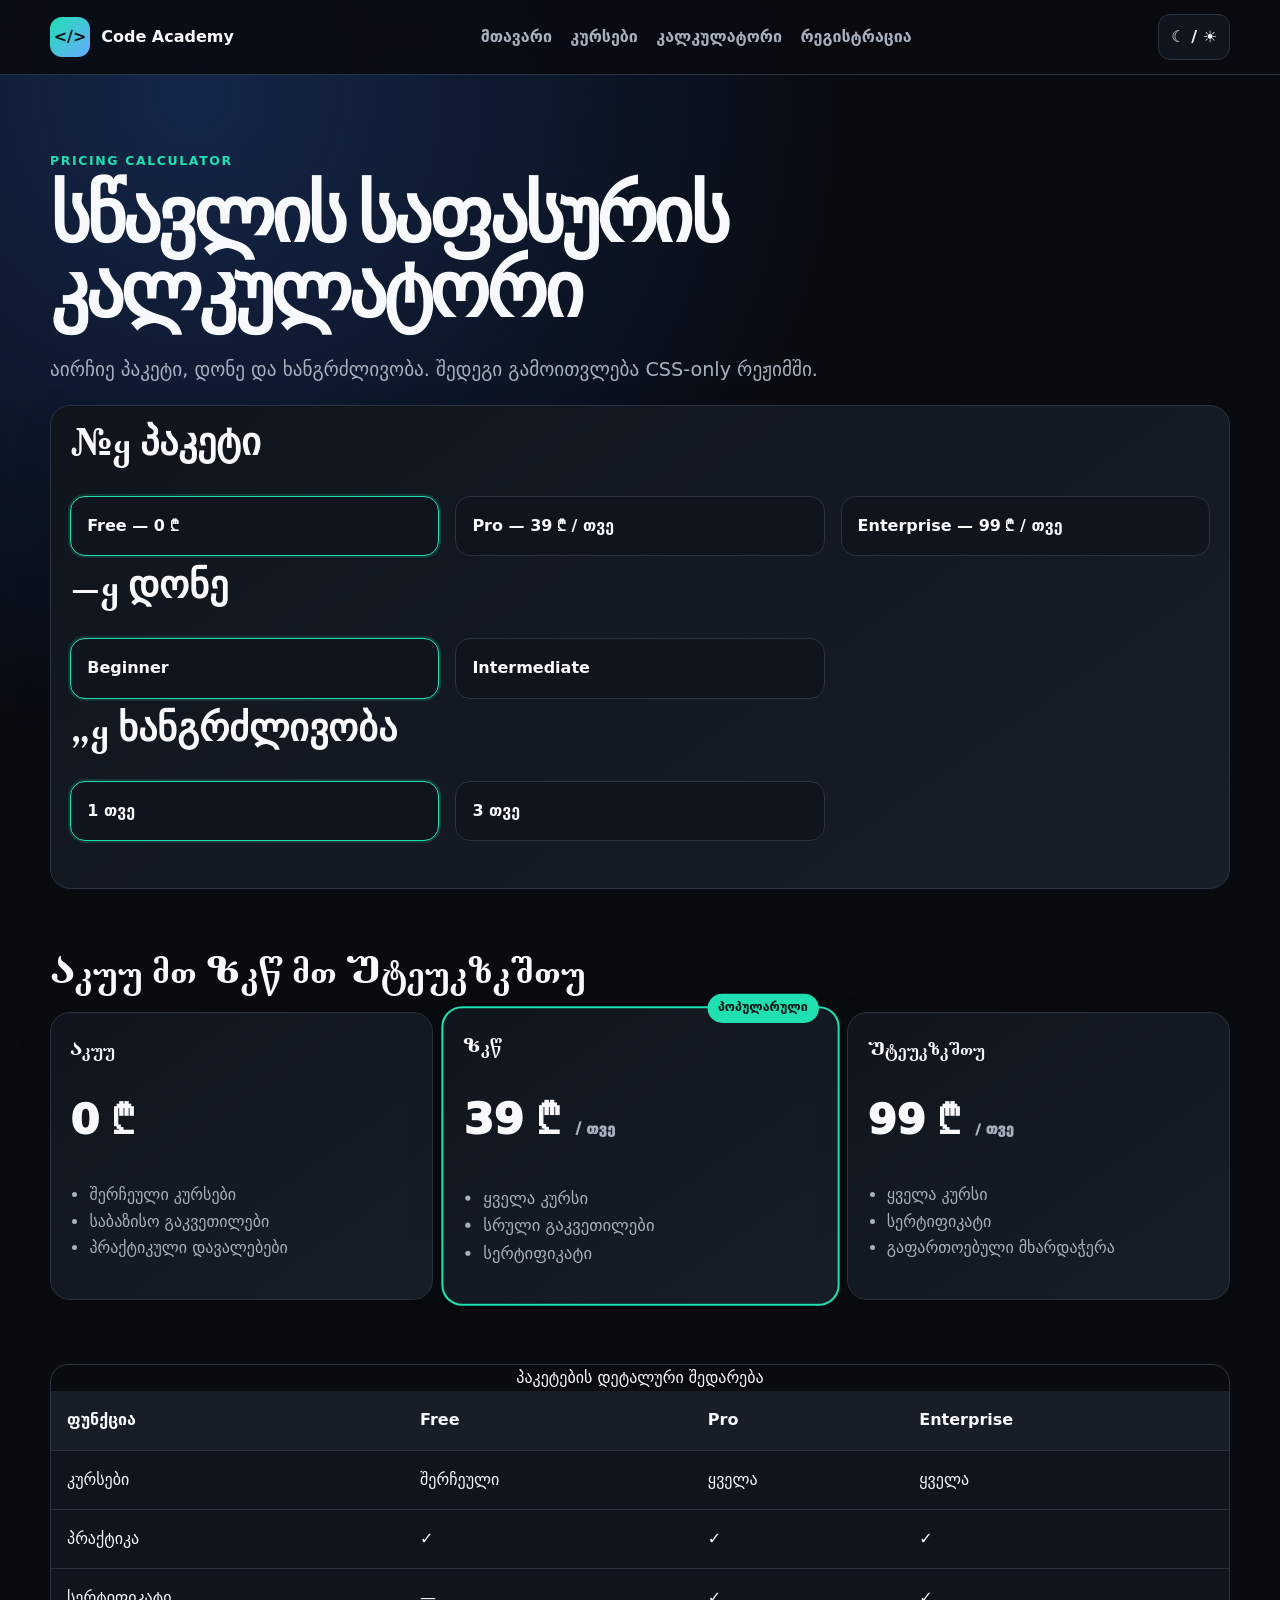
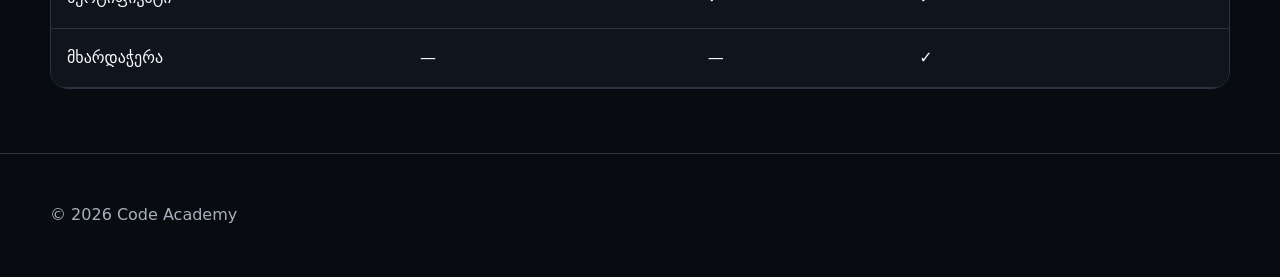
<file: დავალება 3/calculator.html>
<!DOCTYPE html>
<html lang="ka">

<head>

<meta charset="UTF-8">

<meta
    name="viewport"
    content="width=device-width, initial-scale=1.0"
>

<meta
    name="description"
    content="Code Academy სწავლის საფასურის კალკულატორი"
>

<title>
    კალკულატორი | Code Academy
</title>

<link
    rel="stylesheet"
    href="css/style.css"
>

</head>

<body>

<header class="site-header">

<nav
    class="container nav-wrap"
    aria-label="მთავარი ნავიგაცია"
>

<a
    class="brand"
    href="index.html"
>

<span
    class="logo"
    aria-hidden="true"
>
    &lt;/&gt;
</span>

Code Academy

</a>

<label
    class="hamburger"
    for="nav-toggle"
>
    ☰
</label>

<input
    class="nav-toggle"
    id="nav-toggle"
    type="checkbox"
>

<div class="nav-links">

<a href="index.html">
    მთავარი
</a>

<a href="courses.html">
    კურსები
</a>

<a href="calculator.html">
    კალკულატორი
</a>

<a href="register.html">
    რეგისტრაცია
</a>

</div>

<div class="actions">

<label
    class="theme-label"
    for="theme"
>
    ☾ / ☀
</label>

</div>

</nav>

</header>

<input
    id="theme"
    type="checkbox"
    hidden
>

<main>

<section class="section">

<div class="container">

<p class="eyebrow">
    Pricing calculator
</p>

<h1>
    სწავლის საფასურის კალკულატორი
</h1>

<p class="lead">
    აირჩიე პაკეტი, დონე და ხანგრძლივობა.
    შედეგი გამოითვლება CSS-only რეჟიმში.
</p>

<form class="card">

<h2>
    1. პაკეტი
</h2>

<div class="calc-options">

<input
    id="plan-free"
    name="plan"
    type="radio"
    checked
>

<label
    class="option"
    for="plan-free"
>
    Free — 0 ₾
</label>

<input
    id="plan-pro"
    name="plan"
    type="radio"
>

<label
    class="option"
    for="plan-pro"
>
    Pro — 39 ₾ / თვე
</label>

<input
    id="plan-enterprise"
    name="plan"
    type="radio"
>

<label
    class="option"
    for="plan-enterprise"
>
    Enterprise — 99 ₾ / თვე
</label>

</div>

<h2>
    2. დონე
</h2>

<div class="calc-options">

<input
    id="level-beginner"
    name="level"
    type="radio"
    checked
>

<label
    class="option"
    for="level-beginner"
>
    Beginner
</label>

<input
    id="level-intermediate"
    name="level"
    type="radio"
>

<label
    class="option"
    for="level-intermediate"
>
    Intermediate
</label>

</div>

<h2>
    3. ხანგრძლივობა
</h2>

<div class="calc-options">

<input
    id="duration-1"
    name="duration"
    type="radio"
    checked
>

<label
    class="option"
    for="duration-1"
>
    1 თვე
</label>

<input
    id="duration-3"
    name="duration"
    type="radio"
>

<label
    class="option"
    for="duration-3"
>
    3 თვე
</label>

</div>

<section
    class="calc-result"
    aria-live="polite"
>

<div class="result free-beginner-1">

<h2>
    0 ₾
</h2>

<p>
    Free • Beginner • 1 თვე
</p>

</div>

<div class="result free-beginner-3">

<h2>
    0 ₾
</h2>

<p>
    Free • Beginner • 3 თვე
</p>

</div>

<div class="result free-intermediate-1">

<h2>
    0 ₾
</h2>

<p>
    Free • Intermediate • 1 თვე
</p>

</div>

<div class="result free-intermediate-3">

<h2>
    0 ₾
</h2>

<p>
    Free • Intermediate • 3 თვე
</p>

</div>

<div class="result pro-beginner-1">

<h2>
    39 ₾
</h2>

<p>
    Pro • Beginner • 1 თვე
</p>

</div>

<div class="result pro-beginner-3">

<h2>
    105 ₾
</h2>

<p>
    Pro • Beginner • 3 თვე
</p>

</div>

<div class="result pro-intermediate-1">

<h2>
    45 ₾
</h2>

<p>
    Pro • Intermediate • 1 თვე
</p>

</div>

<div class="result pro-intermediate-3">

<h2>
    120 ₾
</h2>

<p>
    Pro • Intermediate • 3 თვე
</p>

</div>

<div class="result enterprise-beginner-1">

<h2>
    99 ₾
</h2>

<p>
    Enterprise • Beginner • 1 თვე
</p>

</div>

<div class="result enterprise-beginner-3">

<h2>
    267 ₾
</h2>

<p>
    Enterprise • Beginner • 3 თვე
</p>

</div>

<div class="result enterprise-intermediate-1">

<h2>
    119 ₾
</h2>

<p>
    Enterprise • Intermediate • 1 თვე
</p>

</div>

<div class="result enterprise-intermediate-3">

<h2>
    321 ₾
</h2>

<p>
    Enterprise • Intermediate • 3 თვე
</p>

</div>

</section>

</form>

<section class="section">

<h2>
    Free vs Pro vs Enterprise
</h2>

<div class="pricing">

<article class="card price-card">

<h3>
    Free
</h3>

<div class="price">
    0 ₾
</div>

<ul>

<li>
    შერჩეული კურსები
</li>

<li>
    საბაზისო გაკვეთილები
</li>

<li>
    პრაქტიკული დავალებები
</li>

</ul>

</article>

<article class="card price-card popular">

<h3>
    Pro
</h3>

<div class="price">
    39 ₾
    <small>/ თვე</small>
</div>

<ul>

<li>
    ყველა კურსი
</li>

<li>
    სრული გაკვეთილები
</li>

<li>
    სერტიფიკატი
</li>

</ul>

</article>

<article class="card price-card">

<h3>
    Enterprise
</h3>

<div class="price">
    99 ₾
    <small>/ თვე</small>
</div>

<ul>

<li>
    ყველა კურსი
</li>

<li>
    სერტიფიკატი
</li>

<li>
    გაფართოებული მხარდაჭერა
</li>

</ul>

</article>

</div>

</section>

<div class="table-wrap">

<table>

<caption>
    პაკეტების დეტალური შედარება
</caption>

<thead>

<tr>

<th>
    ფუნქცია
</th>

<th>
    Free
</th>

<th>
    Pro
</th>

<th>
    Enterprise
</th>

</tr>

</thead>

<tbody>

<tr>

<td>
    კურსები
</td>

<td>
    შერჩეული
</td>

<td>
    ყველა
</td>

<td>
    ყველა
</td>

</tr>

<tr>

<td>
    პრაქტიკა
</td>

<td>✓</td>

<td>✓</td>

<td>✓</td>

</tr>

<tr>

<td>
    სერტიფიკატი
</td>

<td>—</td>

<td>✓</td>

<td>✓</td>

</tr>

<tr>

<td>
    მხარდაჭერა
</td>

<td>—</td>

<td>—</td>

<td>✓</td>

</tr>

</tbody>

</table>

</div>

</div>

</section>

</main>

<footer>

<div class="container">

<p>
    © 2026 Code Academy
</p>

</div>

</footer>

</body>

</html>
</file>
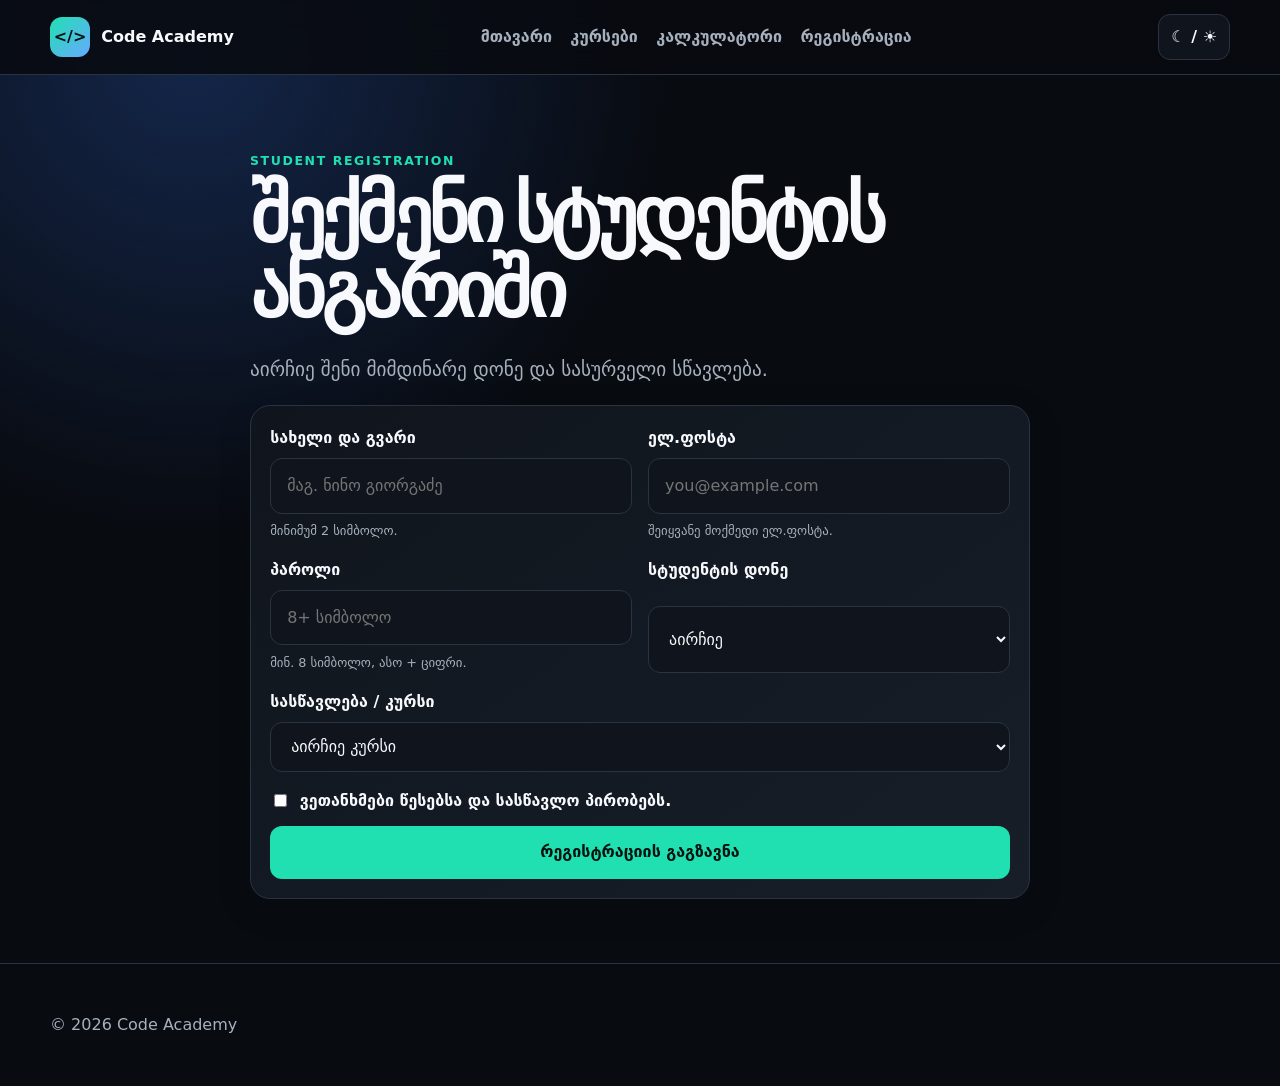
<file: დავალება 3/register.html>
<!DOCTYPE html>
<html lang="ka">

<head>

<meta charset="UTF-8">

<meta
    name="viewport"
    content="width=device-width, initial-scale=1.0"
>

<meta
    name="description"
    content="Code Academy რეგისტრაცია"
>

<title>
    რეგისტრაცია | Code Academy
</title>

<link
    rel="stylesheet"
    href="css/style.css"
>

</head>

<body>

<header class="site-header">

<nav
    class="container nav-wrap"
    aria-label="მთავარი ნავიგაცია"
>

<a
    class="brand"
    href="index.html"
>
<span
    class="logo"
    aria-hidden="true"
>
    &lt;/&gt;
</span>

Code Academy
</a>

<label
    class="hamburger"
    for="nav-toggle"
>
    ☰
</label>

<input
    class="nav-toggle"
    id="nav-toggle"
    type="checkbox"
>

<div class="nav-links">

<a href="index.html">
    მთავარი
</a>

<a href="courses.html">
    კურსები
</a>

<a href="calculator.html">
    კალკულატორი
</a>

<a href="register.html">
    რეგისტრაცია
</a>

</div>

<div class="actions">

<label
    class="theme-label"
    for="theme"
>
    ☾ / ☀
</label>

</div>

</nav>

</header>

<input
    id="theme"
    type="checkbox"
    hidden
>

<main>

<section class="section">

<div class="container form-shell">

<p class="eyebrow">
    Student registration
</p>

<h1>
    შექმენი სტუდენტის ანგარიში
</h1>

<p class="lead">
    აირჩიე შენი მიმდინარე დონე
    და სასურველი სწავლება.
</p>

<form
    class="card"
    action="#"
    method="post"
>

<div class="form-grid">

<div class="field">

<label for="name">
    სახელი და გვარი
</label>

<input
    id="name"
    name="name"
    type="text"
    placeholder="მაგ. ნინო გიორგაძე"
    minlength="2"
    required
>

<span class="help">
    მინიმუმ 2 სიმბოლო.
</span>

</div>

<div class="field">

<label for="email">
    ელ.ფოსტა
</label>

<input
    id="email"
    name="email"
    type="email"
    placeholder="you@example.com"
    required
>

<span class="help">
    შეიყვანე მოქმედი ელ.ფოსტა.
</span>

</div>

<div class="field">

<label for="password">
    პაროლი
</label>

<input
    id="password"
    name="password"
    type="password"
    placeholder="8+ სიმბოლო"
    minlength="8"
    pattern="(?=.*[A-Za-z])(?=.*[0-9]).{8,}"
    required
>

<span class="help">
    მინ. 8 სიმბოლო,
    ასო + ციფრი.
</span>

</div>

<div class="field">

<label for="level">
    სტუდენტის დონე
</label>

<select
    id="level"
    name="level"
    required
>

<option value="">
    აირჩიე
</option>

<option>
    Beginner — ნულიდან ვიწყებ
</option>

<option>
    Intermediate — საფუძვლები ვიცი
</option>

<option>
    Advanced — პროექტებზე ვმუშაობ
</option>

</select>

</div>

<div class="field full">

<label for="course">
    სასწავლება / კურსი
</label>

<select
    id="course"
    name="course"
    required
>

<option value="">
    აირჩიე კურსი
</option>

<option>
    HTML საფუძვლები
</option>

<option>
    CSS Mastery
</option>

<option>
    JavaScript
</option>

<option>
    Python
</option>

</select>

</div>

<div class="field full">

<label class="check">

<input
    type="checkbox"
    required
>

<span>
    ვეთანხმები წესებსა და
    სასწავლო პირობებს.
</span>

</label>

</div>

</div>

<button
    class="btn btn-primary"
    type="submit"
>
    რეგისტრაციის გაგზავნა
</button>

</form>

</div>

</section>

</main>

<footer>

<div class="container">

<p>
    © 2026 Code Academy
</p>

</div>

</footer>

</body>
</html>
</file>
<file: დავალება 3/css/style.css>
/* =========================================================
   CODE ACADEMY
   Pure HTML5 + CSS3
   No JavaScript
   No Backend
   ========================================================= */

:root {
    --bg: #080b10;
    --surface: #10151d;
    --surface-2: #171e28;
    --text: #f7f9fc;
    --muted: #a7b0bd;
    --line: #293341;

    --accent: #20e0b2;
    --accent-2: #67a9ff;

    --danger: #ff6476;
    --success: #39d98a;

    --radius: 20px;
    --shadow: 0 22px 60px rgba(0, 0, 0, 0.35);

    --space: clamp(1rem, 2vw, 2rem);
    --max-width: 1180px;

    --font:
        "ჩემი ფონტი 2",
        Inter,
        system-ui,
        -apple-system,
        BlinkMacSystemFont,
        "Segoe UI",
        sans-serif;
    --heading-font: "ჩემი ფონტი 2", "ჩემი ფონტი", sans-serif;
}

@font-face {
    font-family: "ჩემი ფონტი 2";
    src: url("../fonts/ჩემი%20ფონტი2.ttf") format("truetype");
    unicode-range: U+10D0-10FF;
    font-display: swap;
}

@font-face {
    font-family: "ჩემი ფონტი";
    src: url("../fonts/ჩემი%20ფონტი.ttf") format("truetype");
    font-display: swap;
}


* {
    box-sizing: border-box;
}

html {
    scroll-behavior: smooth;
}

body {
    margin: 0;
    background:
        radial-gradient(
            circle at 15% 5%,
            #14264a 0,
            transparent 32%
        ),
        var(--bg);

    color: var(--text);
    font-family: var(--font);
    line-height: 1.65;
}

body:has(#theme:checked) {
    --bg: #f4f7fb;
    --surface: #ffffff;
    --surface-2: #e8edf4;

    --text: #111827;
    --muted: #374151;

    --line: #c7d0dc;

    --accent: #087f5b;
    --accent-2: #2563eb;

    --danger: #dc2626;
    --success: #15803d;

    --shadow: 0 20px 55px rgba(31, 41, 55, 0.13);
}

body:has(#theme:checked) .card p,
body:has(#theme:checked) .lead,
body:has(#theme:checked) .help,
body:has(#theme:checked) .eyebrow,
body:has(#theme:checked) figcaption,
body:has(#theme:checked) .nav-links a,
body:has(#theme:checked) .price-card ul,
body:has(#theme:checked) .lesson-body,
body:has(#theme:checked) footer {
    color: var(--muted);
}

body:has(#theme:checked) .nav-links a:hover {
    color: var(--text);
}

body:has(#theme:checked) input,
body:has(#theme:checked) select,
body:has(#theme:checked) textarea {
    color: var(--text);
    background: #ffffff;
}

body:has(#theme:checked) .option {
    color: var(--text);
    background: #ffffff;
}

body:has(#theme:checked) .badge {
    color: var(--muted);
    background: #ffffff;
}

a {
    color: inherit;
    text-decoration: none;
}

img {
    display: block;
    max-width: 100%;
}

button,
input,
select {
    font: inherit;
}

.container {
    width: min(
        calc(100% - 2rem),
        var(--max-width)
    );

    margin-inline: auto;
}

/* =========================
   ACCESSIBILITY
   ========================= */

.skip {
    position: absolute;
    left: -9999px;
}

.skip:focus {
    left: 1rem;
    top: 1rem;

    background: var(--accent);
    color: #000;

    padding: 0.7rem;

    z-index: 100;
}

/* =========================
   HEADER
   ========================= */

.site-header {
    position: sticky;
    top: 0;

    z-index: 30;

    background: color-mix(
        in srgb,
        var(--bg) 88%,
        transparent
    );

    backdrop-filter: blur(14px);

    border-bottom: 1px solid var(--line);
}

.nav-wrap {
    min-height: 74px;

    display: flex;
    align-items: center;
    justify-content: space-between;

    gap: 1rem;
}

.brand {
    display: flex;
    align-items: center;

    gap: 0.7rem;

    font-weight: 900;
}

.logo {
    width: 40px;
    aspect-ratio: 1;

    display: grid;
    place-items: center;

    border-radius: 12px;

    background:
        linear-gradient(
            135deg,
            var(--accent),
            var(--accent-2)
        );

    color: #03120f;
}

.nav-links {
    display: flex;
    align-items: center;

    gap: 1.15rem;
}

.nav-links a {
    color: var(--muted);

    font-weight: 750;
}

.nav-links a:hover {
    color: var(--text);
}

.nav-toggle {
    position: absolute;

    opacity: 0;

    pointer-events: none;
}

.hamburger,
.theme-label {
    cursor: pointer;

    border: 1px solid var(--line);

    background: var(--surface);

    border-radius: 12px;

    padding: 0.55rem 0.75rem;
}

.hamburger {
    display: none;
}

.actions {
    display: flex;

    align-items: center;

    gap: 0.55rem;
}

/* =========================
   BUTTONS
   ========================= */

.btn {
    display: inline-flex;

    align-items: center;
    justify-content: center;

    gap: 0.45rem;

    border: 1px solid transparent;

    border-radius: 12px;

    padding: 0.75rem 1rem;

    font-weight: 850;

    cursor: pointer;
}

.btn-primary {
    background: var(--accent);

    color: #03120f;
}

.btn-secondary {
    background: var(--surface);

    border-color: var(--line);
}

/* =========================
   HERO
   ========================= */

.hero {
    padding:
        clamp(4rem, 9vw, 8rem)
        0
        4rem;
}

.hero-grid {
    display: grid;

    grid-template-columns:
        1.2fr
        0.8fr;

    gap: clamp(2rem, 6vw, 5rem);

    align-items: center;
}

.eyebrow {
    color: var(--accent);

    font-weight: 900;

    text-transform: uppercase;

    letter-spacing: 0.13em;

    font-size: 0.78rem;
}

h1,
h2,
h3,
h4,
h5,
h6 {
    font-family: var(--heading-font);
}

h1 {
    font-size:
        clamp(
            2.7rem,
            6vw,
            5.5rem
        );

    line-height: 0.98;

    letter-spacing: -0.05em;

    margin:
        0.5rem
        0
        1.2rem;
}

h2 {
    font-size:
        clamp(
            1.7rem,
            3vw,
            2.7rem
        );

    line-height: 1.1;

    margin: 0 0 1rem;
}

h3 {
    margin:
        0.2rem
        0
        0.5rem;
}

.lead {
    font-size:
        clamp(
            1rem,
            2vw,
            1.2rem
        );

    color: var(--muted);

    max-width: 68ch;
}

.hero-actions {
    display: flex;

    flex-wrap: wrap;

    gap: 0.7rem;

    margin-top: 1.5rem;
}

.hero-card,
.card {
    background:
        linear-gradient(
            145deg,
            var(--surface),
            var(--surface-2)
        );

    border: 1px solid var(--line);

    border-radius: var(--radius);

    box-shadow:
        0 10px 35px rgba(0, 0, 0, 0.13);
}

.hero-card {
    padding: 1.3rem;

    animation:
        float 6s ease-in-out infinite;
}

.code {
    background: #05070a;

    border: 1px solid #28303b;

    border-radius: 15px;

    padding: 1.2rem;

    color: #c9f8e9;

    overflow: auto;
}

@keyframes float {
    50% {
        transform: translateY(-10px);
    }
}

/* =========================
   SECTIONS
   ========================= */

.section {
    padding: 4rem 0;
}

.section-head {
    display: flex;

    justify-content: space-between;

    align-items: end;

    gap: 1rem;

    margin-bottom: 1.5rem;
}

/* =========================
   GRID
   ========================= */

.grid,
.course-grid {
    display: grid;

    grid-template-columns:
        repeat(3, 1fr);

    gap: 1rem;
}

.card {
    padding: 1.2rem;

    display: flex;

    flex-direction: column;

    gap: 0.75rem;

    transition:
        transform 0.35s,
        box-shadow 0.35s;
}

.card:hover {
    transform:
        translateY(-8px)
        rotateY(-2deg);

    box-shadow: var(--shadow);
}

.card figure {
    margin: 0;

    overflow: hidden;

    border-radius: 14px;

    border: 1px solid var(--line);
}

.card figure img {
    width: 100%;

    aspect-ratio: 16 / 8;

    object-fit: cover;

    transition:
        transform 0.45s;
}

.card:hover figure img {
    transform: scale(1.08);
}

figcaption {
    padding: 0.55rem 0.7rem;

    color: var(--muted);

    font-size: 0.8rem;

    background: var(--surface);
}

.card-icon {
    width: 52px;
    height: 52px;

    display: grid;

    place-items: center;

    border-radius: 15px;

    background:
        color-mix(
            in srgb,
            var(--accent) 15%,
            var(--surface)
        );

    font-size: 1.5rem;
}

.meta {
    display: flex;

    flex-wrap: wrap;

    gap: 0.45rem;
}

.badge {
    padding: 0.22rem 0.6rem;

    border: 1px solid var(--line);

    border-radius: 999px;

    color: var(--muted);

    font-size: 0.78rem;
}

.card p {
    color: var(--muted);

    margin: 0;
}

.card .btn {
    margin-top: auto;
}

/* =========================
   STATS
   ========================= */

.stats {
    display: grid;

    grid-template-columns:
        repeat(4, 1fr);

    gap: 1rem;
}

.stat {
    padding: 1.2rem;

    border: 1px solid var(--line);

    border-radius: 16px;

    background: var(--surface);
}

.stat strong {
    display: block;

    font-size: 1.8rem;
}

/* =========================
   FILTER SYSTEM
   ========================= */

.filters {
    display: flex;

    flex-wrap: wrap;

    gap: 0.5rem;

    margin: 1.2rem 0;
}

.filter-input {
    position: absolute;

    opacity: 0;
}

.filter-label {
    cursor: pointer;

    padding:
        0.55rem
        0.85rem;

    border:
        1px solid
        var(--line);

    border-radius: 999px;

    color: var(--muted);
}

#all:checked + label,
#frontend:checked + label,
#backend:checked + label,
#design:checked + label {
    color: var(--text);

    border-color: var(--accent);
}

#frontend:checked
~ .course-grid
.course,
#backend:checked
~ .course-grid
.course,
#design:checked
~ .course-grid
.course {
    display: none;
}

#frontend:checked
~ .course-grid
.frontend,
#backend:checked
~ .course-grid
.backend,
#design:checked
~ .course-grid
.design {
    display: flex;
}

/* =========================
   LESSONS
   ========================= */

.lesson-list {
    display: grid;

    gap: 0.8rem;
}

.lesson {
    border:
        1px solid
        var(--line);

    border-radius: 16px;

    background: var(--surface);

    overflow: hidden;
}

.lesson summary {
    cursor: pointer;

    padding: 1rem 1.1rem;

    font-weight: 850;

    list-style: none;
}

.lesson summary::-webkit-details-marker {
    display: none;
}

.lesson summary::after {
    content: "＋";

    float: right;

    color: var(--accent);
}

.lesson[open]
summary::after {
    content: "−";
}

.lesson-body {
    padding:
        0
        1.1rem
        1.2rem;

    color: var(--muted);
}

.lesson-body li {
    margin: 0.4rem 0;
}

.lesson-body code {
    background: var(--surface-2);

    padding:
        0.12rem
        0.35rem;

    border-radius: 5px;

    color: var(--text);
}

/* =========================
   PRICING
   ========================= */

.pricing {
    display: grid;

    grid-template-columns:
        repeat(3, 1fr);

    gap: 1rem;

    align-items: stretch;
}

.price-card {
    position: relative;
}

.popular {
    transform: scale(1.04);

    border:
        2px solid
        var(--accent) !important;
}

.popular::before {
    content: "პოპულარული";

    position: absolute;

    top: -14px;

    right: 18px;

    background: var(--accent);

    color: #03120f;

    border-radius: 999px;

    padding:
        0.25rem
        0.65rem;

    font-weight: 900;

    font-size: 0.75rem;
}

.price {
    font-size: 2.6rem;

    font-weight: 950;
}

.price small {
    font-size: 0.9rem;

    color: var(--muted);
}

.price-card ul {
    padding-left: 1.2rem;

    color: var(--muted);
}

/* =========================
   TABLE
   ========================= */

.table-wrap {
    overflow: auto;

    border:
        1px solid
        var(--line);

    border-radius: 18px;
}

table {
    width: 100%;

    min-width: 680px;

    border-collapse: collapse;

    background: var(--surface);
}

th,
td {
    padding: 1rem;

    border-bottom:
        1px solid
        var(--line);

    text-align: left;
}

th {
    background: var(--surface-2);
}

/* =========================
   FORM
   ========================= */

.form-shell {
    max-width: 780px;

    margin-inline: auto;
}

.form-grid {
    display: grid;

    grid-template-columns:
        1fr
        1fr;

    gap: 1rem;
}

.field {
    display: grid;

    gap: 0.4rem;
}

.full {
    grid-column: 1 / -1;
}

label {
    font-weight: 800;
}

input,
select {
    width: 100%;

    padding:
        0.85rem
        1rem;

    border:
        1px solid
        var(--line);

    border-radius: 12px;

    background: var(--surface);

    color: var(--text);

    outline: none;
}

input:focus,
select:focus {
    border-color: var(--accent);

    box-shadow:
        0 0 0 3px
        color-mix(
            in srgb,
            var(--accent) 20%,
            transparent
        );
}

input:not(:placeholder-shown):valid {
    border-color: var(--success);
}

input:not(:placeholder-shown):invalid {
    border-color: var(--danger);
}

.help {
    font-size: 0.8rem;

    color: var(--muted);
}

.check {
    display: flex;

    gap: 0.6rem;

    align-items: flex-start;
}

.check input {
    width: auto;

    margin-top: 0.35rem;
}

/* =========================
   CALCULATOR
   ========================= */

.calc-options {
    display: grid;

    grid-template-columns:
        repeat(3, 1fr);

    gap: 1rem;
}

.calc-options input {
    position: absolute;

    opacity: 0;
}

.option {
    display: block;

    padding: 1rem;

    border:
        1px solid
        var(--line);

    border-radius: 15px;

    cursor: pointer;

    background: var(--surface);
}

.option:hover {
    border-color: var(--accent);
}

.calc-options input:checked + label {
    border-color: var(--accent);

    box-shadow:
        0 0 0 2px
        color-mix(
            in srgb,
            var(--accent) 15%,
            transparent
        );
}

.calc-result {
    margin-top: 1rem;
}

.result {
    display: none;

    padding: 1.4rem;

    border:
        2px solid
        var(--accent);

    border-radius: 18px;

    background: var(--surface);
}

/* CSS-only calculator combinations */

#plan-free:checked
~ #level-beginner:checked
~ #duration-1:checked
~ .calc-result
.free-beginner-1,

#plan-free:checked
~ #level-beginner:checked
~ #duration-3:checked
~ .calc-result
.free-beginner-3,

#plan-free:checked
~ #level-intermediate:checked
~ #duration-1:checked
~ .calc-result
.free-intermediate-1,

#plan-free:checked
~ #level-intermediate:checked
~ #duration-3:checked
~ .calc-result
.free-intermediate-3,

#plan-pro:checked
~ #level-beginner:checked
~ #duration-1:checked
~ .calc-result
.pro-beginner-1,

#plan-pro:checked
~ #level-beginner:checked
~ #duration-3:checked
~ .calc-result
.pro-beginner-3,

#plan-pro:checked
~ #level-intermediate:checked
~ #duration-1:checked
~ .calc-result
.pro-intermediate-1,

#plan-pro:checked
~ #level-intermediate:checked
~ #duration-3:checked
~ .calc-result
.pro-intermediate-3,

#plan-enterprise:checked
~ #level-beginner:checked
~ #duration-1:checked
~ .calc-result
.enterprise-beginner-1,

#plan-enterprise:checked
~ #level-beginner:checked
~ #duration-3:checked
~ .calc-result
.enterprise-beginner-3,

#plan-enterprise:checked
~ #level-intermediate:checked
~ #duration-1:checked
~ .calc-result
.enterprise-intermediate-1,

#plan-enterprise:checked
~ #level-intermediate:checked
~ #duration-3:checked
~ .calc-result
.enterprise-intermediate-3 {
    display: block;
}

/* =========================
   MODAL
   ========================= */

.modal {
    position: fixed;

    inset: 0;

    display: grid;

    place-items: center;

    padding: 1rem;

    background:
        rgba(0, 0, 0, 0.62);

    backdrop-filter: blur(10px);

    opacity: 0;

    visibility: hidden;

    pointer-events: none;

    transition: 0.25s;

    z-index: 100;
}

.modal:target {
    opacity: 1;

    visibility: visible;

    pointer-events: auto;
}

.modal-box {
    width: min(
        700px,
        100%
    );

    max-height: 90vh;

    overflow: auto;

    padding: 1.5rem;

    background: var(--surface);

    border:
        1px solid
        var(--line);

    border-radius: 22px;

    box-shadow: var(--shadow);
}

.close {
    float: right;
}

/* =========================
   FOOTER
   ========================= */

footer {
    border-top:
        1px solid
        var(--line);

    padding: 2rem 0;

    color: var(--muted);
}

.footer-grid {
    display: grid;

    grid-template-columns:
        2fr
        1fr
        1fr;

    gap: 2rem;
}

/* =========================
   TABLET
   577px - 992px
   ========================= */

@media (max-width: 992px) {

    .hero-grid {
        grid-template-columns: 1fr;
    }

    .grid,
    .course-grid {
        grid-template-columns:
            repeat(2, 1fr);
    }

    .stats {
        grid-template-columns:
            repeat(2, 1fr);
    }

    .pricing {
        grid-template-columns: 1fr;
    }

    .popular {
        transform: none;
    }

    .calc-options {
        grid-template-columns: 1fr;
    }

    .nav-links {
        display: none;
    }

    .hamburger {
        display: block;
    }

    .nav-toggle:checked
    ~ .nav-links {
        display: flex;

        position: absolute;

        top: 74px;

        left: 1rem;
        right: 1rem;

        flex-direction: column;

        align-items: stretch;

        padding: 1rem;

        background: var(--surface);

        border:
            1px solid
            var(--line);

        border-radius: 16px;
    }
}

/* =========================
   MOBILE <= 576px
   ========================= */

@media (max-width: 576px) {

    .container {
        width:
            min(
                calc(100% - 1rem),
                var(--max-width)
            );
    }

    .grid,
    .course-grid,
    .stats,
    .form-grid,
    .footer-grid {
        grid-template-columns: 1fr;
    }

    .hero {
        padding-top: 3.5rem;
    }

    h1 {
        font-size:
            clamp(
                2.5rem,
                15vw,
                4rem
            );
    }

    .section-head {
        display: block;
    }

    .actions .btn-secondary {
        display: none;
    }
}

/* =========================
   REDUCED MOTION
   ========================= */

@media (prefers-reduced-motion: reduce) {

    *,
    *::before,
    *::after {
        scroll-behavior: auto !important;

        animation: none !important;

        transition: none !important;
    }
}
</file>
